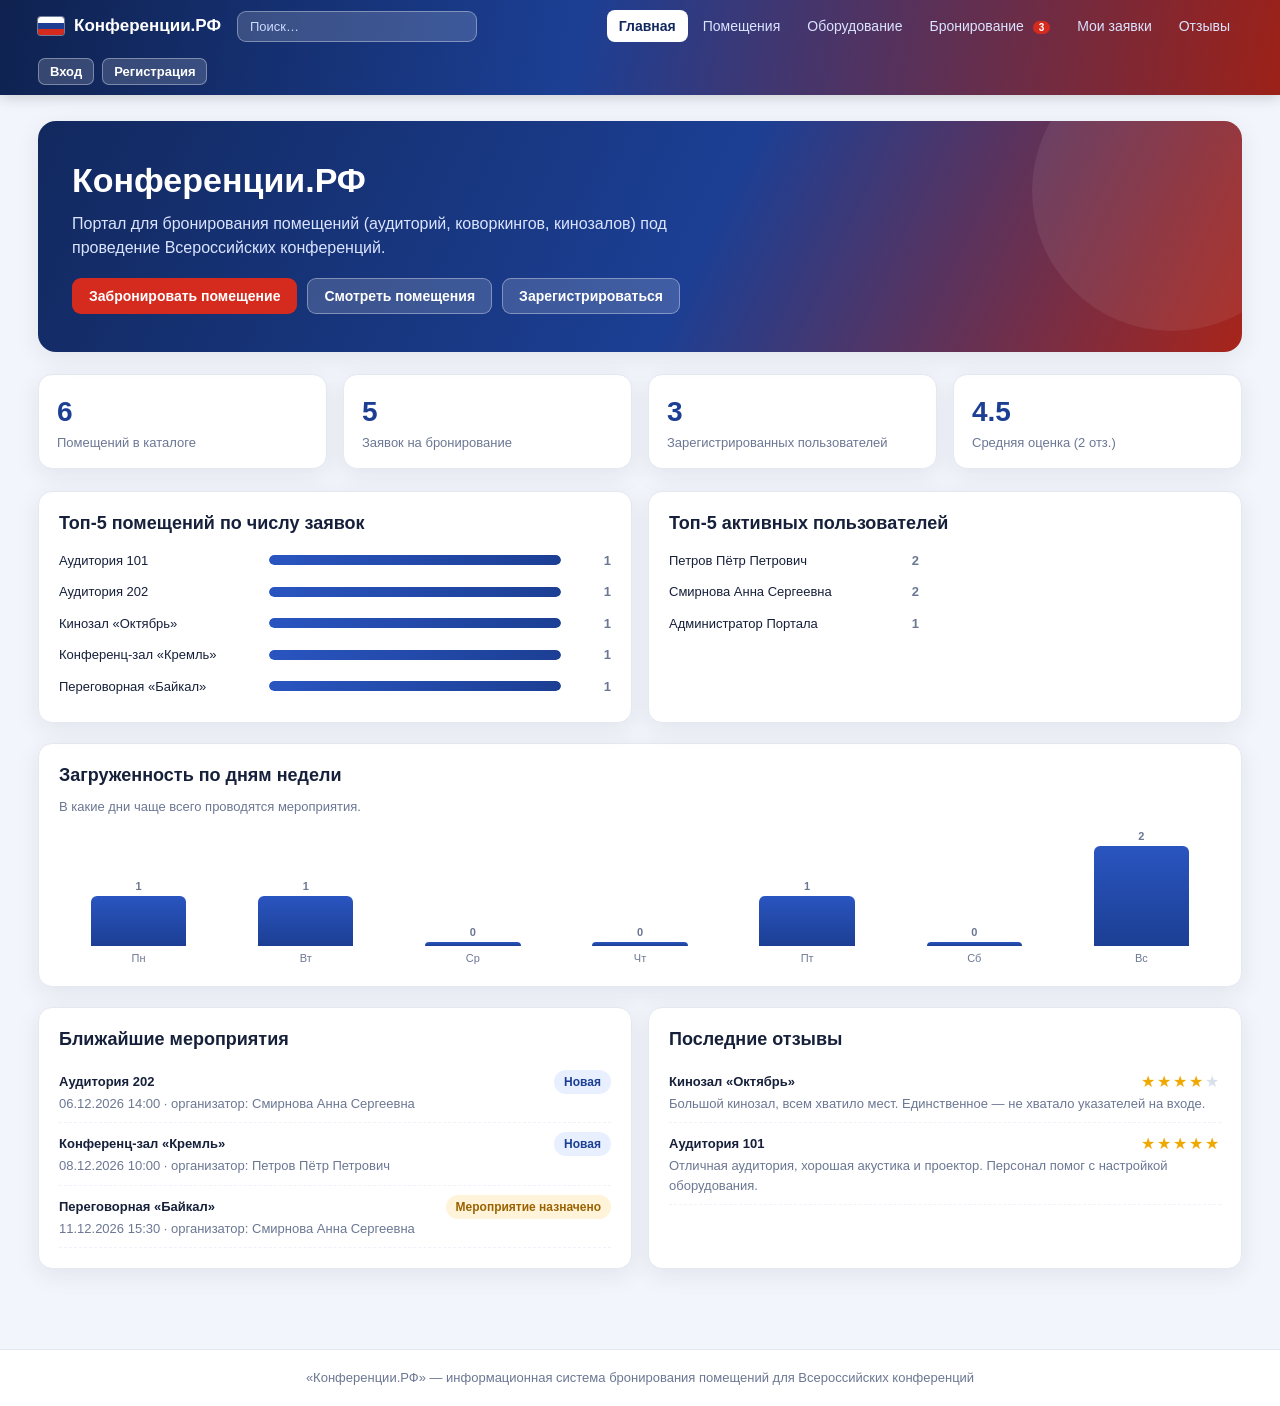
<file: conf-rf-Swans04-patch-1/conf-rf/client/index.html>
<!DOCTYPE html>
<html lang="ru">
<head>
<meta charset="UTF-8">
<meta name="viewport" content="width=device-width, initial-scale=1.0">
<meta name="theme-color" content="#1c3f94">
<meta name="description" content="Конференции.РФ — бронирование помещений для конференций">
<link rel="manifest" href="manifest.json">
<link rel="icon" type="image/svg+xml" href="icons/icon.svg">
<link rel="apple-touch-icon" href="icons/icon.svg">
<title>Конференции.РФ — бронирование помещений для конференций</title>
<link rel="stylesheet" href="style.css">
</head>

<body>

<header class="topbar">
  <div class="topbar-inner">
    <div class="brand">
      <span class="flag"><i></i><i></i><i></i></span>
      Конференции.РФ
    </div>
        <div class="global-search">
      <input id="globalSearch" type="text" placeholder="Поиск…" autocomplete="off">
      <div id="globalResults" class="global-results"></div>
    </div>

    <nav class="nav" id="nav"></nav>
    <div id="netStatus" class="net-status" title="Состояние сети"></div>
    <div class="auth-area" id="authArea"></div>
  </div>
</header>

<main>
  <section class="page active" id="page-home"></section>
  <section class="page" id="page-rooms"></section>
  <section class="page" id="page-equipment"></section>
    <section class="page" id="page-passes"></section>
  <section class="page" id="page-booking"></section>
  <section class="page" id="page-my"></section>
  <section class="page" id="page-reviews"></section>
  <section class="page" id="page-messages"></section>
  <section class="page" id="page-admin"></section>
</main>

<footer>
  «Конференции.РФ» — информационная система бронирования помещений
  для Всероссийских конференций
</footer>

<div id="toasts"></div>
<div id="modalRoot"></div>
<script src="utils.js"></script>
<script src="db.js"></script>
<script src="seed.js"></script>
<script src="navigation.js"></script>
<script src="render.js"></script>
<script src="modals.js"></script>
<script src="notify.js"></script>
<script src="queries.js"></script>
<script src="calendar.js"></script>
<script src="events.js"></script>
<script src="init.js"></script>
</body>
</html>
</file>
<file: conf-rf-Swans04-patch-1/conf-rf/client/style.css>
/* ============================================================================
   СТИЛИ. Полностью совпадают с исходным <style>.
   ============================================================================ */

*{box-sizing:border-box}

:root{
  --blue:#1c3f94;
  --blue-dark:#12295f;
  --blue-2:#2a55c0;
  --red:#d52b1e;
  --bg:#f2f5fb;
  --card:#fff;
  --line:#e3e8f2;
  --text:#16203a;
  --muted:#6b7793;
  --ok:#1a9e5c;
  --warn:#d98a00;
  --shadow:0 6px 24px rgba(22,32,58,.08);
}

html,body{margin:0;padding:0}
body{
  font-family:"Segoe UI",Roboto,"Helvetica Neue",Arial,sans-serif;
  background:var(--bg);
  color:var(--text);
  line-height:1.5;
  font-size:15px;
  -webkit-font-smoothing:antialiased;
}
h1,h2,h3,h4{margin:0 0 10px;line-height:1.25}
h1{font-size:30px}
h2{font-size:23px}
h3{font-size:18px}
p{margin:0 0 10px}
a{color:var(--blue-2)}

.topbar{
  position:sticky;top:0;z-index:50;color:#fff;
  background:linear-gradient(100deg,#0f2250 0%,#1c3f94 45%,#9c2118 100%);
  box-shadow:0 2px 14px rgba(0,0,0,.18);
}
.topbar-inner{
  max-width:1240px;margin:0 auto;display:flex;align-items:center;
  gap:16px;padding:10px 18px;flex-wrap:wrap;
}
.brand{display:flex;align-items:center;gap:10px;font-weight:700;font-size:17px;white-space:nowrap}
.flag{width:26px;height:18px;border-radius:3px;overflow:hidden;display:flex;flex-direction:column;box-shadow:0 0 0 1px rgba(255,255,255,.4)}
.flag i{flex:1;display:block}
.flag i:nth-child(1){background:#fff}
.flag i:nth-child(2){background:#1c3f94}
.flag i:nth-child(3){background:#d52b1e}

.nav{display:flex;gap:3px;flex-wrap:wrap;margin-left:auto}
.nav button{
  background:transparent;border:0;color:#dbe4ff;padding:8px 12px;
  border-radius:8px;cursor:pointer;font-size:14px;font-family:inherit;transition:.15s;
}
.nav button:hover{background:rgba(255,255,255,.14);color:#fff}
.nav button.active{background:#fff;color:var(--blue-dark);font-weight:600}

.auth-area{display:flex;align-items:center;gap:8px}
.who{font-size:13px;color:#cdd9ff;text-align:right;line-height:1.2}
.who b{display:block;color:#fff;font-size:14px}

main{max-width:1240px;margin:0 auto;padding:26px 18px 60px}

.page{display:none;animation:fade .25s ease}
.page.active{display:block}
@keyframes fade{from{opacity:0;transform:translateY(6px)}to{opacity:1;transform:none}}

.card{background:var(--card);border:1px solid var(--line);border-radius:14px;padding:20px;box-shadow:var(--shadow);margin-bottom:20px}
.grid{display:grid;gap:16px}
.grid.c2{grid-template-columns:repeat(auto-fit,minmax(320px,1fr))}
.grid.c3{grid-template-columns:repeat(auto-fit,minmax(230px,1fr))}
.grid.c4{grid-template-columns:repeat(auto-fit,minmax(190px,1fr))}
.muted{color:var(--muted)}
.small{font-size:13px}
.row{display:flex;gap:10px;flex-wrap:wrap;align-items:center}

.btn{display:inline-flex;align-items:center;gap:6px;border:1px solid transparent;border-radius:9px;padding:9px 16px;font-size:14px;font-family:inherit;font-weight:600;cursor:pointer;transition:.15s;text-decoration:none}
.btn-primary{background:var(--blue);color:#fff}
.btn-primary:hover{background:var(--blue-dark)}
.btn-red{background:var(--red);color:#fff}
.btn-red:hover{background:#a81f14}
.btn-ghost{background:#fff;color:var(--blue);border-color:#cdd8f0}
.btn-ghost:hover{background:#eef3ff}
.btn-light{background:rgba(255,255,255,.16);color:#fff;border-color:rgba(255,255,255,.35)}
.btn-light:hover{background:rgba(255,255,255,.28)}
.btn-sm{padding:5px 11px;font-size:13px;border-radius:7px}
.btn:disabled{opacity:.5;cursor:not-allowed}

label{display:block;font-size:13px;font-weight:600;color:#3b4763;margin-bottom:5px}
input,select,textarea{
  width:100%;padding:10px 12px;border:1px solid #d3dbea;border-radius:9px;
  font-family:inherit;font-size:14px;background:#fff;color:var(--text);transition:.15s;
}
input:focus,select:focus,textarea:focus{outline:0;border-color:var(--blue-2);box-shadow:0 0 0 3px rgba(42,85,192,.14)}
textarea{resize:vertical;min-height:90px}
.field{margin-bottom:13px}.hint{font-size:12px;color:var(--muted);margin-top:4px}
.err{font-size:12px;color:var(--red);margin-top:4px;display:none}
.field.invalid input,
.field.invalid select,
.field.invalid textarea{border-color:var(--red);box-shadow:0 0 0 3px rgba(213,43,30,.12)}
.field.invalid .err{display:block}

.table-wrap{overflow-x:auto;border-radius:12px;border:1px solid var(--line)}
table{width:100%;border-collapse:collapse;background:#fff;font-size:14px;min-width:560px}
th{background:#f5f8ff;text-align:left;padding:11px 13px;font-size:12px;text-transform:uppercase;letter-spacing:.4px;color:#4b5878;border-bottom:1px solid var(--line);white-space:nowrap}
td{padding:11px 13px;border-bottom:1px solid #eef2f9;vertical-align:middle}
tr:last-child td{border-bottom:0}
tbody tr:hover{background:#fafcff}

.badge{display:inline-block;padding:3px 10px;border-radius:20px;font-size:12px;font-weight:600;white-space:nowrap}
.b-new{background:#e8efff;color:#1c3f94}
.b-set{background:#fff3da;color:#9a6300}
.b-done{background:#e2f7ea;color:#0f7a43}
.b-adm{background:#fde8e6;color:#a81f14}
.b-user{background:#eef1f7;color:#556080}

.pk{background:#1c3f94;color:#fff;font-size:10px;padding:1px 6px;border-radius:4px;font-weight:700}
.fk{background:#d52b1e;color:#fff;font-size:10px;padding:1px 6px;border-radius:4px;font-weight:700}
.uq{background:#1a9e5c;color:#fff;font-size:10px;padding:1px 6px;border-radius:4px;font-weight:700}

.hero{background:linear-gradient(115deg,#12295f,#1c3f94 55%,#a8241a);color:#fff;border-radius:18px;padding:38px 34px;box-shadow:var(--shadow);position:relative;overflow:hidden;margin-bottom:22px}
.hero:after{content:"";position:absolute;right:-70px;top:-70px;width:280px;height:280px;border-radius:50%;background:rgba(255,255,255,.07)}
.hero h1{font-size:34px;margin-bottom:10px}
.hero p{max-width:640px;color:#dbe4ff;font-size:16px}
.hero .row{margin-top:18px;position:relative;z-index:2}

.stat{background:#fff;border:1px solid var(--line);border-radius:14px;padding:16px 18px;box-shadow:var(--shadow)}
.stat .num{font-size:28px;font-weight:700;color:var(--blue)}
.stat .lbl{font-size:13px;color:var(--muted)}

.room-card{background:#fff;border:1px solid var(--line);border-radius:14px;padding:18px;box-shadow:var(--shadow);display:flex;flex-direction:column;gap:10px;transition:.18s}
.room-card:hover{transform:translateY(-3px);box-shadow:0 10px 30px rgba(22,32,58,.13)}
.room-card h3{margin:0;font-size:17px}
.room-cap{font-size:13px;color:var(--muted)}
.room-card .btn{align-self:flex-start;margin-top:auto}

.review{background:#fff;border:1px solid var(--line);border-left:4px solid var(--blue);border-radius:12px;padding:16px 18px;box-shadow:var(--shadow)}
.stars{color:#f0a800;font-size:16px;letter-spacing:2px}
.stars .off{color:#d9dfeb}

.er-box{border:2px solid var(--blue);border-radius:12px;background:#fff;overflow:hidden;box-shadow:var(--shadow)}
.er-box h4{background:var(--blue);color:#fff;margin:0;padding:9px 14px;font-size:15px}
.er-box ul{list-style:none;margin:0;padding:8px 0}
.er-box li{padding:5px 14px;font-size:13px;display:flex;justify-content:space-between;gap:8px;border-bottom:1px dashed #eef2f9}
.er-box li:last-child{border-bottom:0}
.er-box li span.t{color:var(--muted);font-size:12px}

.modal-back{position:fixed;inset:0;background:rgba(14,22,44,.55);display:flex;align-items:center;justify-content:center;padding:18px;z-index:200;animation:fade .18s}
.modal{background:#fff;border-radius:16px;padding:24px;width:100%;max-width:440px;box-shadow:0 24px 60px rgba(0,0,0,.3);max-height:92vh;overflow:auto}
.modal h3{margin-bottom:4px}
.modal .close{float:right;background:none;border:0;font-size:22px;line-height:1;cursor:pointer;color:var(--muted);margin:-6px -6px 0 0}
.switch{font-size:13px;text-align:center;margin-top:12px;color:var(--muted)}
.switch a{color:var(--blue-2);cursor:pointer;font-weight:600;text-decoration:none}

#toasts{position:fixed;right:18px;bottom:18px;z-index:300;display:flex;flex-direction:column;gap:8px}.toast{background:#16203a;color:#fff;padding:11px 16px;border-radius:10px;font-size:14px;box-shadow:0 10px 30px rgba(0,0,0,.25);animation:fade .2s;max-width:340px}
.toast.ok{background:#12784a}
.toast.err{background:#b32418}

.empty{text-align:center;padding:34px 16px;color:var(--muted)}
.empty .big{font-size:34px;margin-bottom:8px}

footer{border-top:1px solid var(--line);background:#fff;padding:18px;text-align:center;color:var(--muted);font-size:13px}

@media(max-width:640px){
  .hero{padding:26px 20px}
  .hero h1{font-size:26px}
  .nav{width:100%;margin-left:0;justify-content:flex-start}
  main{padding:18px 12px 50px}
}
/* ============================================================================
   22. ПОЧТА / УВЕДОМЛЕНИЯ
   ============================================================================ */
.mail-item {
  padding: 10px 12px;
  border: 1px solid var(--line);
  border-radius: 10px;
  background: #fff;
  margin-bottom: 6px;
  transition: .15s;
}
.mail-item:hover { background: #f5f8ff; border-color: #cdd8f0; }
.mail-item.unread { background: #f5f8ff; }
.mail-item.unread b { color: var(--blue); }
.mail-item .dot {
  width: 8px; height: 8px;
  background: var(--red);
  border-radius: 50%;
  display: inline-block;
  flex-shrink: 0;
}

/* ============================================================================
   23. КАЛЕНДАРЬ ЗАНЯТОСТИ
   ============================================================================ */
.cal-grid {
  display: grid;
  grid-template-columns: repeat(7, 1fr);
  gap: 4px;
}
.cal-dow {
  text-align: center;
  font-size: 12px;
  font-weight: 600;
  color: var(--muted);
  padding: 6px 0;
  text-transform: uppercase;
  letter-spacing: .4px;
}
.cal-cell {
  background: #fff;
  border: 1px solid var(--line);
  border-radius: 8px;
  min-height: 64px;
  padding: 6px;
  display: flex;
  flex-direction: column;
  justify-content: space-between;
  font-size: 13px;
  transition: .15s;
  cursor: pointer;
}
.cal-cell.empty {
  background: transparent;
  border: 0;
  cursor: default;
}
.cal-cell.free  { background: #eaf7ef; border-color: #c8ecd6; }
.cal-cell.busy  { background: #fde8e6; border-color: #f6c8c4; }
.cal-cell.past  { opacity: .55; }
.cal-cell.today { outline: 2px solid var(--blue); outline-offset: -2px; }
.cal-cell:hover:not(.empty) {
  transform: translateY(-2px);
  box-shadow: 0 6px 14px rgba(22,32,58,.10);
}
.cal-day   { font-weight: 700; color: var(--text); }
.cal-count {
  font-size: 11px;
  background: var(--red);
  color: #fff;
  border-radius: 10px;
  padding: 1px 6px;
  align-self: flex-start;
  font-weight: 700;
}
.cal-legend {
  display: flex;
  gap: 18px;
  margin-top: 12px;
  font-size: 12px;
  color: var(--muted);
  flex-wrap: wrap;
}
.cal-legend i {
  display: inline-block;
  width: 12px; height: 12px;
  border-radius: 3px;
  margin-right: 4px;
  vertical-align: -2px;
}
.lg-free { background: #eaf7ef; border: 1px solid #c8ecd6; }
.lg-busy { background: #fde8e6; border: 1px solid #f6c8c4; }
.lg-past { background: #e6e9ef; }

@media (max-width: 640px) {
  .cal-cell { min-height: 46px; font-size: 12px; }
  .cal-dow  { font-size: 10px; }
}
/* ============================================================================
   ЗАПРОСЫ: диаграммы и глобальный поиск
   ============================================================================ */

.chart-row {
  display: flex;
  align-items: center;
  gap: 10px;
  padding: 6px 0;
  font-size: 13px;
}
.chart-label {
  flex: 0 0 200px;
  color: var(--text);
  overflow: hidden;
  text-overflow: ellipsis;
  white-space: nowrap;
}
.chart-bar-bg {
  flex: 1;
  height: 10px;
  background: #eef2f9;
  border-radius: 6px;
  overflow: hidden;
}
.chart-bar {
  height: 100%;
  background: linear-gradient(90deg, var(--blue-2), var(--blue));
  border-radius: 6px;
  transition: width .3s;
}
.chart-value {
  flex: 0 0 auto;
  min-width: 40px;
  text-align: right;
  color: var(--muted);
  font-weight: 600;
}

.weekday-chart {
  display: flex;
  gap: 8px;
  height: 140px;
  align-items: flex-end;
  padding-top: 20px;
}
.wd-col { flex: 1; display: flex; flex-direction: column; align-items: center; height: 100%; }
.wd-bar-wrap { flex: 1; width: 100%; display: flex; align-items: flex-end; justify-content: center; }
.wd-bar {
  width: 60%;
  min-height: 4px;
  background: linear-gradient(180deg, var(--blue-2), var(--blue));
  border-radius: 6px 6px 0 0;
  position: relative;
  transition: height .3s;
}
.wd-count {
  position: absolute;
  top: -18px;
  left: 50%;
  transform: translateX(-50%);
  font-size: 11px;
  color: var(--muted);
  font-weight: 600;
}
.wd-label { font-size: 11px; color: var(--muted); margin-top: 4px; }

.global-search {
  position: relative;
  flex: 0 1 240px;
}
.global-search input {
  padding: 7px 12px;
  font-size: 13px;
  background: rgba(255, 255, 255, .16);
  border-color: rgba(255, 255, 255, .35);
  color: #fff;
}
.global-search input::placeholder { color: #cdd9ff; }
.global-search input:focus {
  background: rgba(255, 255, 255, .25);
  border-color: #fff;
  box-shadow: 0 0 0 3px rgba(255, 255, 255, .15);
}
.global-results {
  position: absolute;
  top: calc(100% + 6px);
  left: 0;
  right: 0;
  background: #fff;
  border: 1px solid var(--line);
  border-radius: 10px;
  box-shadow: 0 12px 30px rgba(0, 0, 0, .18);
  max-height: 340px;
  overflow: auto;
  z-index: 100;
  display: none;
}
.global-results.show { display: block; }
.global-results .gr-item {
  padding: 9px 12px;
  cursor: pointer;
  border-bottom: 1px solid #f2f5fb;
  font-size: 13px;
  color: var(--text);
}
.global-results .gr-item:last-child { border-bottom: 0; }
.global-results .gr-item:hover { background: #f5f8ff; }
.global-results .gr-item .gr-sub { color: var(--muted); font-size: 12px; }
.global-results .gr-empty { padding: 14px; text-align: center; color: var(--muted); font-size: 13px; }

mark { background: #fff3a0; padding: 0 2px; border-radius: 2px; }

.badge-live {
  background: var(--red);
  color: #fff;
  font-size: 10px;
  padding: 1px 6px;
  border-radius: 10px;
  margin-left: 5px;
  font-weight: 700;
} 
.pwd-meter {
  width: 100%;
  height: 6px;
  background: #eef2f9;
  border-radius: 4px;
  margin-top: 6px;
  overflow: hidden;
}
.pwd-bar {
  height: 100%;
  width: 0;
  background: #d9dfeb;
  border-radius: 4px;
  transition: width .25s, background .25s;
}
/* ============================================================================
   ПРОПУСК
   ============================================================================ */
.ticket { border: 2px solid var(--blue); border-radius: 14px; overflow: hidden; background: #fff; }
.ticket-head { background: linear-gradient(100deg, #12295f, #1c3f94); color: #fff; padding: 10px 16px; display: flex; justify-content: space-between; align-items: center; }
.ticket-brand { font-weight: 700; letter-spacing: .5px; }
.ticket-code  { font-size: 12px; opacity: .85; }
.ticket-body  { padding: 16px; }
.ticket-name  { font-size: 20px; font-weight: 700; margin-bottom: 10px; color: var(--text); }
.ticket-row   { margin: 5px 0; font-size: 14px; }
.ticket-row span { color: var(--muted); margin-right: 6px; }
.ticket-qr { text-align: center; margin-top: 14px; padding: 10px; background: #fafcff; border-radius: 10px; }
.ticket-bar { text-align: center; margin-top: 8px; }
.ticket-hint { text-align: center; font-family: monospace; font-size: 12px; color: var(--muted); margin-top: 8px; letter-spacing: 1px; }

/* Дашборд */
.pie-wrap { display: flex; align-items: center; gap: 18px; flex-wrap: wrap; }
.pie { width: 180px; height: 180px; border-radius: 50%; box-shadow: inset 0 0 0 1px var(--line); }
.pie-legend { font-size: 13px; color: var(--text); }
.pie-legend > div { margin-bottom: 6px; }
.dot-c { display: inline-block; width: 10px; height: 10px; border-radius: 50%; margin-right: 6px; vertical-align: -1px; }

.bars-wrap { display: flex; flex-direction: column; gap: 10px; }
.bar-row { display: flex; align-items: center; gap: 10px; font-size: 13px; }
.bar-label { flex: 0 0 160px; color: var(--text); }
.bar-track { flex: 1; height: 14px; background: #eef2f9; border-radius: 8px; overflow: hidden; }
.bar-fill { height: 100%; background: linear-gradient(90deg, var(--blue-2), var(--blue)); border-radius: 8px; }
.bar-value { flex: 0 0 30px; text-align: right; font-weight: 600; color: var(--muted); }
/* ============================================================================
   PWA: индикатор сети
   ============================================================================ */
.net-status {
  font-size: 12px;
  padding: 4px 10px;
  border-radius: 8px;
  background: rgba(255, 255, 255, .12);
  color: #dbe4ff;
  transition: .2s;
  display: none;
}
.net-status.offline {
  display: inline-block;
  background: rgba(213, 43, 30, .35);
  color: #fff;
  font-weight: 600;
}
</file>
